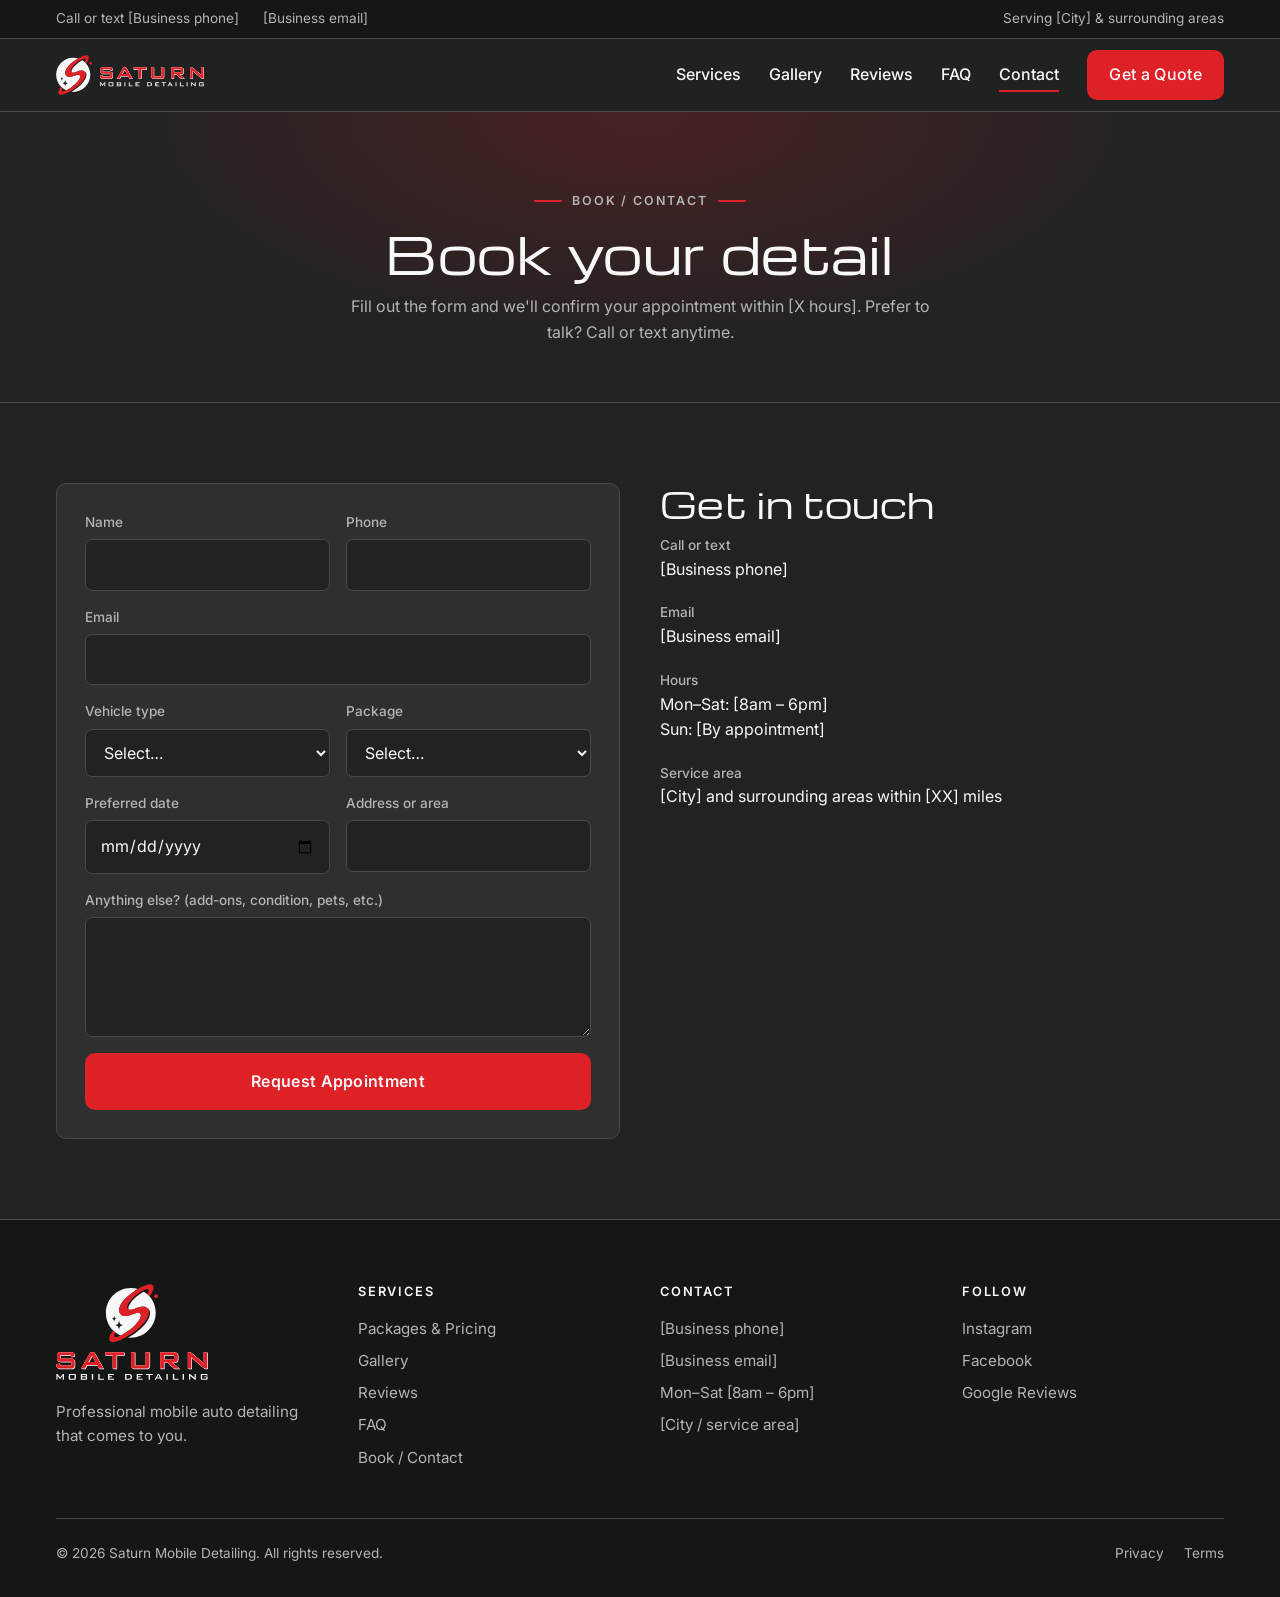
<file: contact.html>
<!doctype html>
<html lang="en" data-theme="dark">
<head>
  <meta charset="utf-8">
  <meta name="viewport" content="width=device-width, initial-scale=1">
  <title>Book / Contact | Saturn Mobile Detailing</title>
  <meta name="description" content="Book a mobile auto detail with Saturn Mobile Detailing, or get in touch for a quote.">
  <meta property="og:title" content="Book / Contact | Saturn Mobile Detailing">
  <meta property="og:type" content="website">
  <meta name="theme-color" content="#212222">
  <link rel="icon" href="brand/web/favicon.ico" sizes="48x48">
  <link rel="icon" href="brand/web/favicon.svg" type="image/svg+xml">
  <link rel="apple-touch-icon" href="brand/web/apple-touch-icon.png">
  <link rel="preconnect" href="https://fonts.googleapis.com">
  <link rel="preconnect" href="https://fonts.gstatic.com" crossorigin>
  <link href="https://fonts.googleapis.com/css2?family=Inter:wght@400;500;600;700&family=Michroma&display=swap" rel="stylesheet">
  <link rel="stylesheet" href="brand/tokens/tokens.css">
  <link rel="stylesheet" href="css/styles.css">
</head>
<body>
  <a class="skip-link" href="#main">Skip to content</a>

  <!-- ===== Header (shared — keep in sync across pages) ===== -->
  <div class="topbar">
    <div class="container">
      <ul>
        <li><a href="tel:+10000000000">Call or text [Business phone]</a></li>
        <li class="topbar-extra"><a href="mailto:hello@example.com">[Business email]</a></li>
      </ul>
      <span class="topbar-extra">Serving [City] &amp; surrounding areas</span>
    </div>
  </div>
  <header class="site-header">
    <div class="container">
      <a class="logo" href="index.html">
        <img src="brand/logos/dark/svg/lockup-horizontal.svg" alt="Saturn Mobile Detailing" width="148" height="40">
      </a>
      <button class="nav-toggle" aria-expanded="false" aria-controls="site-nav" aria-label="Toggle menu">
        <span></span><span></span><span></span>
      </button>
      <nav class="site-nav" id="site-nav" aria-label="Main">
        <ul>
          <li><a href="services.html">Services</a></li>
          <li><a href="gallery.html">Gallery</a></li>
          <li><a href="index.html#reviews">Reviews</a></li>
          <li><a href="index.html#faq">FAQ</a></li>
          <li><a href="contact.html" aria-current="page">Contact</a></li>
          <li><a class="btn btn--primary" href="index.html#quote">Get a Quote</a></li>
        </ul>
      </nav>
    </div>
  </header>

  <main id="main">
    <section class="page-hero">
      <div class="container">
        <span class="eyebrow">Book / Contact</span>
        <h1>Book your detail</h1>
        <p>Fill out the form and we'll confirm your appointment within [X hours]. Prefer to talk? Call or text anytime.</p>
      </div>
    </section>

    <section class="section">
      <div class="container">
        <div class="grid" style="grid-template-columns:repeat(auto-fit,minmax(300px,1fr));gap:2.5rem;align-items:start">

          <!-- Booking form — TODO: replace YOUR_ID with Formspree form ID (see README) -->
          <form class="card form" id="booking-form" action="https://formspree.io/f/YOUR_ID" method="POST">
            <div class="form-row">
              <div class="field">
                <label for="name">Name</label>
                <input id="name" name="name" type="text" autocomplete="name" required>
              </div>
              <div class="field">
                <label for="phone">Phone</label>
                <input id="phone" name="phone" type="tel" autocomplete="tel" required>
              </div>
            </div>
            <div class="field">
              <label for="email">Email</label>
              <input id="email" name="email" type="email" autocomplete="email" required>
            </div>
            <div class="form-row">
              <div class="field">
                <label for="vehicle">Vehicle type</label>
                <select id="vehicle" name="vehicle" required>
                  <option value="">Select…</option>
                  <option>Sedan / Coupe</option>
                  <option>Small SUV / Crossover</option>
                  <option>Large SUV / Minivan</option>
                  <option>Truck</option>
                  <option>Other</option>
                </select>
              </div>
              <div class="field">
                <label for="package">Package</label>
                <select id="package" name="package" required>
                  <option value="">Select…</option>
                  <option value="basic">Basic</option>
                  <option value="full">Full Detail</option>
                  <option value="premium">Premium</option>
                  <option value="interior">Interior Only</option>
                  <option value="exterior">Exterior Only</option>
                  <option value="unsure">Not sure, recommend one</option>
                </select>
              </div>
            </div>
            <div class="form-row">
              <div class="field">
                <label for="date">Preferred date</label>
                <input id="date" name="date" type="date">
              </div>
              <div class="field">
                <label for="location">Address or area</label>
                <input id="location" name="location" type="text" autocomplete="street-address">
              </div>
            </div>
            <div class="field">
              <label for="notes">Anything else? (add-ons, condition, pets, etc.)</label>
              <textarea id="notes" name="notes"></textarea>
            </div>
            <button class="btn btn--primary" type="submit">Request Appointment</button>
            <p class="form-status" role="status" aria-live="polite"></p>
          </form>

          <!-- Contact details — TODO: real info -->
          <div>
            <h2>Get in touch</h2>
            <ul class="contact-info">
              <li><strong>Call or text</strong><a href="tel:+10000000000">[Business phone]</a></li>
              <li><strong>Email</strong><a href="mailto:hello@example.com">[Business email]</a></li>
              <li><strong>Hours</strong>Mon–Sat: [8am – 6pm]<br>Sun: [By appointment]</li>
              <li><strong>Service area</strong>[City] and surrounding areas within [XX] miles</li>
            </ul>
          </div>

        </div>
      </div>
    </section>
  </main>

  <!-- ===== Footer (shared — keep in sync across pages) ===== -->
  <footer class="site-footer">
    <div class="container">
      <div class="footer-grid">
        <div class="footer-brand">
          <a href="index.html"><img src="brand/logos/dark/svg/lockup-stacked.svg" alt="Saturn Mobile Detailing" width="152" height="96"></a>
          <p>Professional mobile auto detailing that comes to you.</p>
        </div>
        <div>
          <h3>Services</h3>
          <ul>
            <li><a href="services.html">Packages &amp; Pricing</a></li>
            <li><a href="gallery.html">Gallery</a></li>
            <li><a href="index.html#reviews">Reviews</a></li>
            <li><a href="index.html#faq">FAQ</a></li>
            <li><a href="contact.html">Book / Contact</a></li>
          </ul>
        </div>
        <div>
          <h3>Contact</h3>
          <ul>
            <li><a href="tel:+10000000000">[Business phone]</a></li>
            <li><a href="mailto:hello@example.com">[Business email]</a></li>
            <li>Mon–Sat [8am – 6pm]</li>
            <li>[City / service area]</li>
          </ul>
        </div>
        <div>
          <h3>Follow</h3>
          <ul>
            <!-- TODO: social links -->
            <li><a href="#">Instagram</a></li>
            <li><a href="#">Facebook</a></li>
            <li><a href="#">Google Reviews</a></li>
          </ul>
        </div>
      </div>
      <div class="footer-bottom">
        <p>© <span data-year></span> Saturn Mobile Detailing. All rights reserved.</p>
        <!-- TODO: add policy pages -->
        <ul>
          <li><a href="#">Privacy</a></li>
          <li><a href="#">Terms</a></li>
        </ul>
      </div>
    </div>
  </footer>

  <div class="mobile-cta">
    <a class="btn btn--ghost" href="tel:+10000000000">Call</a>
    <a class="btn btn--primary" href="index.html#quote">Get a Quote</a>
  </div>

  <script src="js/main.js"></script>
</body>
</html>
</file>
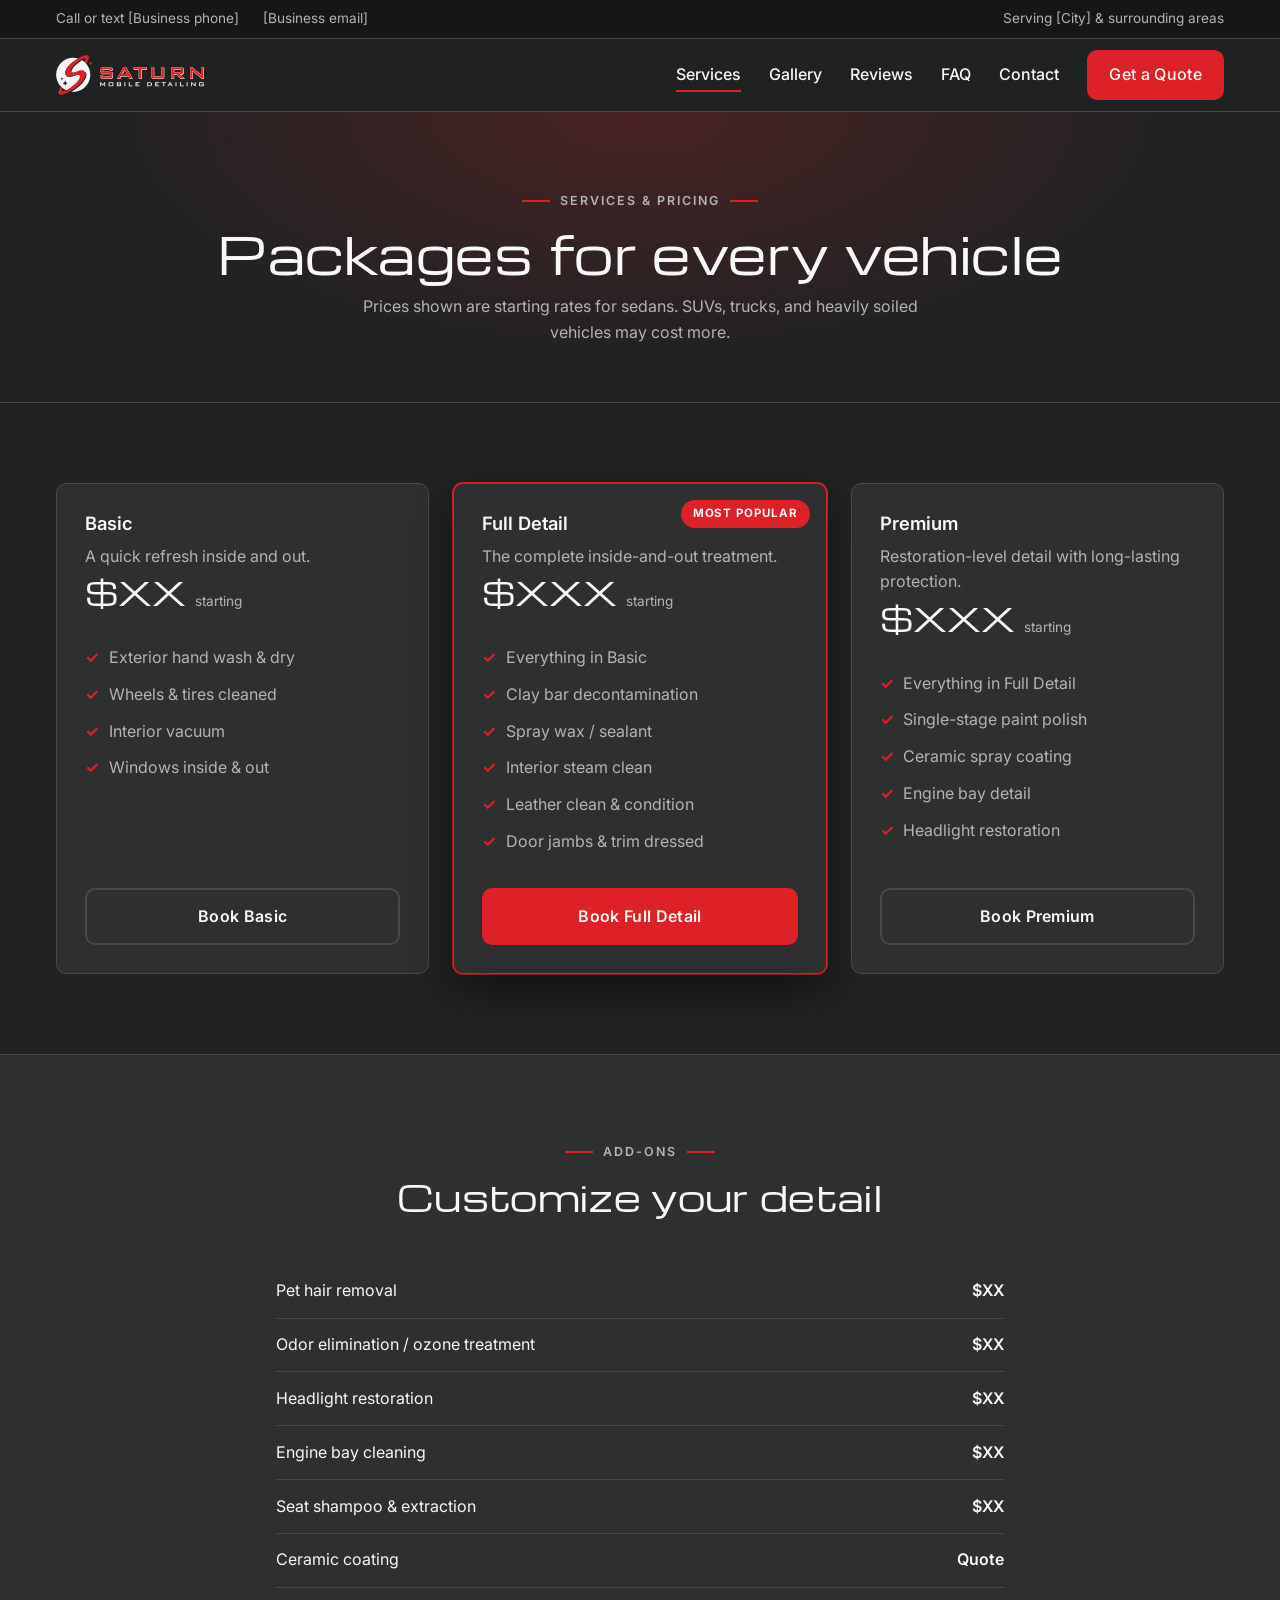
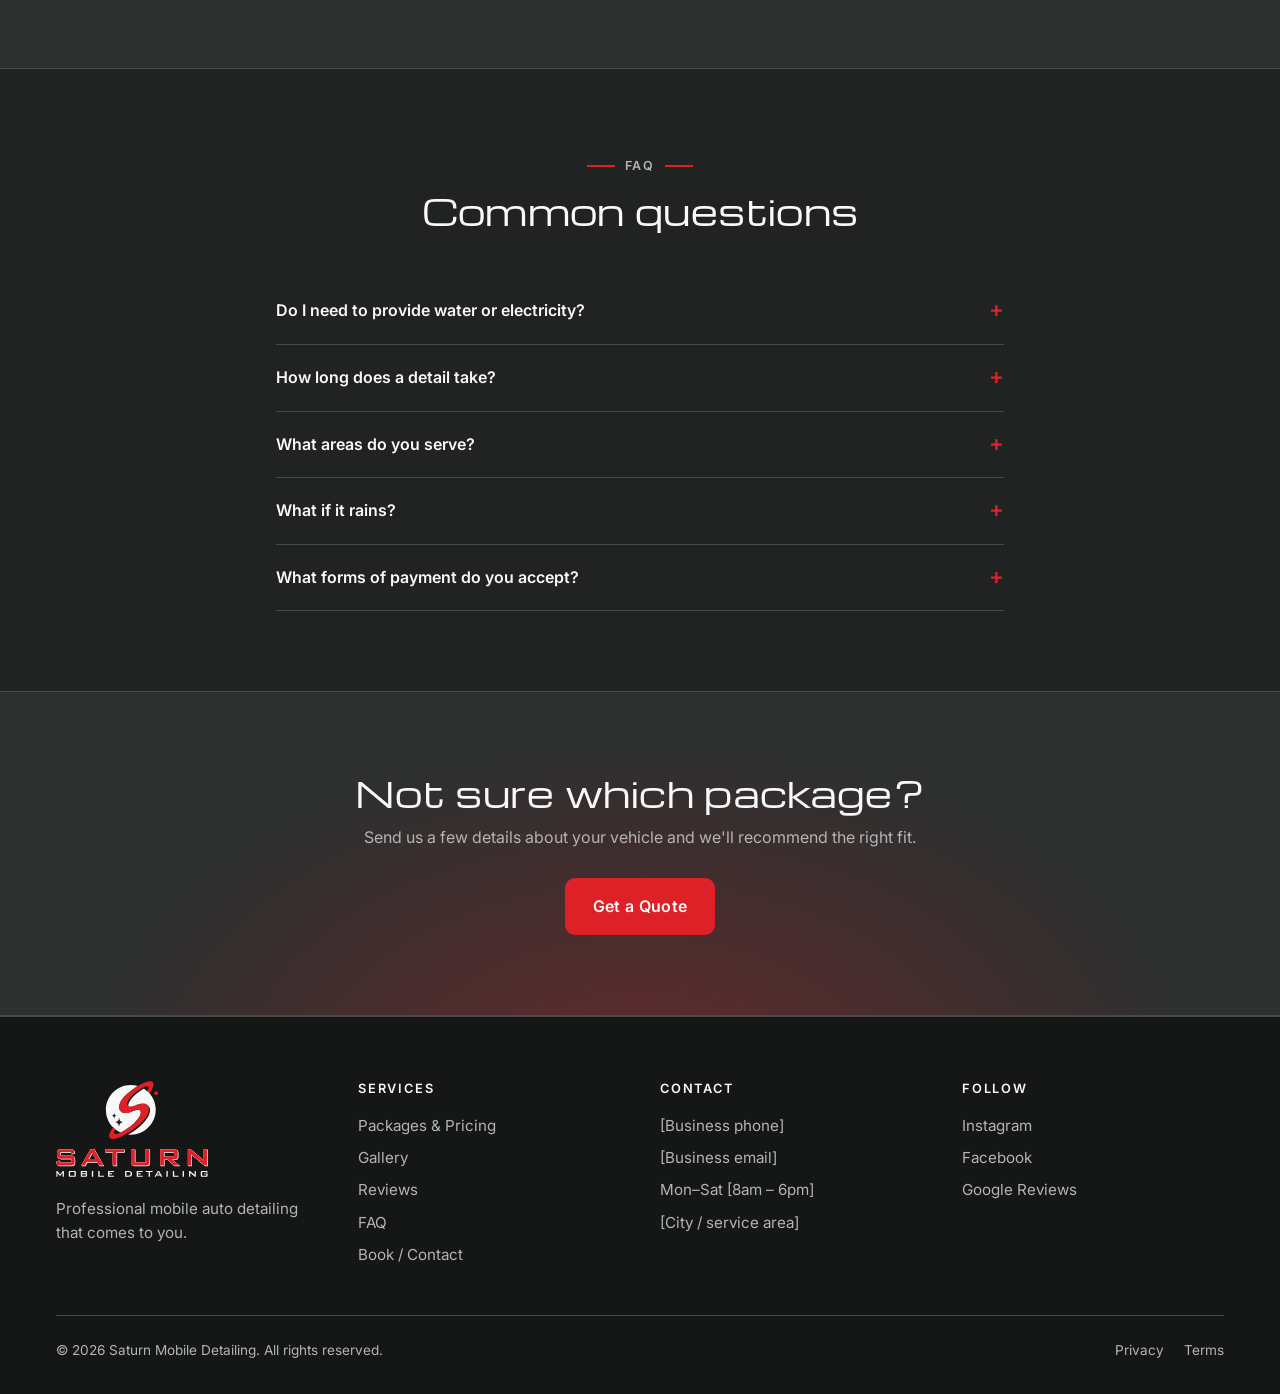
<file: services.html>
<!doctype html>
<html lang="en" data-theme="dark">
<head>
  <meta charset="utf-8">
  <meta name="viewport" content="width=device-width, initial-scale=1">
  <title>Services &amp; Pricing | Saturn Mobile Detailing</title>
  <meta name="description" content="Mobile detailing packages and add-ons from Saturn Mobile Detailing. Interior, exterior, and full detail pricing.">
  <meta property="og:title" content="Services &amp; Pricing | Saturn Mobile Detailing">
  <meta property="og:type" content="website">
  <meta name="theme-color" content="#212222">
  <link rel="icon" href="brand/web/favicon.ico" sizes="48x48">
  <link rel="icon" href="brand/web/favicon.svg" type="image/svg+xml">
  <link rel="apple-touch-icon" href="brand/web/apple-touch-icon.png">
  <link rel="preconnect" href="https://fonts.googleapis.com">
  <link rel="preconnect" href="https://fonts.gstatic.com" crossorigin>
  <link href="https://fonts.googleapis.com/css2?family=Inter:wght@400;500;600;700&family=Michroma&display=swap" rel="stylesheet">
  <link rel="stylesheet" href="brand/tokens/tokens.css">
  <link rel="stylesheet" href="css/styles.css">
</head>
<body>
  <a class="skip-link" href="#main">Skip to content</a>

  <!-- ===== Header (shared — keep in sync across pages) ===== -->
  <div class="topbar">
    <div class="container">
      <ul>
        <li><a href="tel:+10000000000">Call or text [Business phone]</a></li>
        <li class="topbar-extra"><a href="mailto:hello@example.com">[Business email]</a></li>
      </ul>
      <span class="topbar-extra">Serving [City] &amp; surrounding areas</span>
    </div>
  </div>
  <header class="site-header">
    <div class="container">
      <a class="logo" href="index.html">
        <img src="brand/logos/dark/svg/lockup-horizontal.svg" alt="Saturn Mobile Detailing" width="148" height="40">
      </a>
      <button class="nav-toggle" aria-expanded="false" aria-controls="site-nav" aria-label="Toggle menu">
        <span></span><span></span><span></span>
      </button>
      <nav class="site-nav" id="site-nav" aria-label="Main">
        <ul>
          <li><a href="services.html" aria-current="page">Services</a></li>
          <li><a href="gallery.html">Gallery</a></li>
          <li><a href="index.html#reviews">Reviews</a></li>
          <li><a href="index.html#faq">FAQ</a></li>
          <li><a href="contact.html">Contact</a></li>
          <li><a class="btn btn--primary" href="index.html#quote">Get a Quote</a></li>
        </ul>
      </nav>
    </div>
  </header>

  <main id="main">
    <section class="page-hero">
      <div class="container">
        <span class="eyebrow">Services &amp; Pricing</span>
        <h1>Packages for every vehicle</h1>
        <p>Prices shown are starting rates for sedans. SUVs, trucks, and heavily soiled vehicles may cost more.</p>
      </div>
    </section>

    <!-- Packages — TODO: real names, prices, and inclusions -->
    <section class="section">
      <div class="container">
        <div class="grid grid--3">
          <article class="card package">
            <div class="package-body">
              <h3>Basic</h3>
              <p>A quick refresh inside and out.</p>
              <div class="price">$XX <small>starting</small></div>
              <ul>
                <li>Exterior hand wash &amp; dry</li>
                <li>Wheels &amp; tires cleaned</li>
                <li>Interior vacuum</li>
                <li>Windows inside &amp; out</li>
              </ul>
              <a class="btn btn--ghost" href="contact.html?package=basic">Book Basic</a>
            </div>
          </article>

          <article class="card package package--featured">
            <span class="package-badge">Most Popular</span>
            <div class="package-body">
              <h3>Full Detail</h3>
              <p>The complete inside-and-out treatment.</p>
              <div class="price">$XXX <small>starting</small></div>
              <ul>
                <li>Everything in Basic</li>
                <li>Clay bar decontamination</li>
                <li>Spray wax / sealant</li>
                <li>Interior steam clean</li>
                <li>Leather clean &amp; condition</li>
                <li>Door jambs &amp; trim dressed</li>
              </ul>
              <a class="btn btn--primary" href="contact.html?package=full">Book Full Detail</a>
            </div>
          </article>

          <article class="card package">
            <div class="package-body">
              <h3>Premium</h3>
              <p>Restoration-level detail with long-lasting protection.</p>
              <div class="price">$XXX <small>starting</small></div>
              <ul>
                <li>Everything in Full Detail</li>
                <li>Single-stage paint polish</li>
                <li>Ceramic spray coating</li>
                <li>Engine bay detail</li>
                <li>Headlight restoration</li>
              </ul>
              <a class="btn btn--ghost" href="contact.html?package=premium">Book Premium</a>
            </div>
          </article>
        </div>
      </div>
    </section>

    <!-- Add-ons -->
    <section class="section section--alt">
      <div class="container" style="max-width:760px">
        <div class="section-head">
          <span class="eyebrow">Add-ons</span>
          <h2>Customize your detail</h2>
        </div>
        <!-- TODO: real add-ons and prices -->
        <ul class="addon-list">
          <li><span>Pet hair removal</span><span>$XX</span></li>
          <li><span>Odor elimination / ozone treatment</span><span>$XX</span></li>
          <li><span>Headlight restoration</span><span>$XX</span></li>
          <li><span>Engine bay cleaning</span><span>$XX</span></li>
          <li><span>Seat shampoo &amp; extraction</span><span>$XX</span></li>
          <li><span>Ceramic coating</span><span>Quote</span></li>
        </ul>
      </div>
    </section>

    <!-- FAQ -->
    <section class="section">
      <div class="container faq" style="max-width:760px">
        <div class="section-head">
          <span class="eyebrow">FAQ</span>
          <h2>Common questions</h2>
        </div>
        <details>
          <summary>Do I need to provide water or electricity?</summary>
          <p>[Answer, e.g. No. We bring our own water and power.]</p>
        </details>
        <details>
          <summary>How long does a detail take?</summary>
          <p>[Answer, e.g. Basic ~1 hr, Full ~3 hrs, Premium ~5+ hrs depending on vehicle.]</p>
        </details>
        <details>
          <summary>What areas do you serve?</summary>
          <p>[Answer: list of cities / radius.]</p>
        </details>
        <details>
          <summary>What if it rains?</summary>
          <p>[Answer: rescheduling policy.]</p>
        </details>
        <details>
          <summary>What forms of payment do you accept?</summary>
          <p>[Answer: cash, card, Venmo, etc.]</p>
        </details>
      </div>
    </section>

    <section class="section cta-band">
      <div class="container">
        <h2>Not sure which package?</h2>
        <p>Send us a few details about your vehicle and we'll recommend the right fit.</p>
        <div class="btn-row">
          <a class="btn btn--primary" href="contact.html">Get a Quote</a>
        </div>
      </div>
    </section>
  </main>

  <!-- ===== Footer (shared — keep in sync across pages) ===== -->
  <footer class="site-footer">
    <div class="container">
      <div class="footer-grid">
        <div class="footer-brand">
          <a href="index.html"><img src="brand/logos/dark/svg/lockup-stacked.svg" alt="Saturn Mobile Detailing" width="152" height="96"></a>
          <p>Professional mobile auto detailing that comes to you.</p>
        </div>
        <div>
          <h3>Services</h3>
          <ul>
            <li><a href="services.html">Packages &amp; Pricing</a></li>
            <li><a href="gallery.html">Gallery</a></li>
            <li><a href="index.html#reviews">Reviews</a></li>
            <li><a href="index.html#faq">FAQ</a></li>
            <li><a href="contact.html">Book / Contact</a></li>
          </ul>
        </div>
        <div>
          <h3>Contact</h3>
          <ul>
            <li><a href="tel:+10000000000">[Business phone]</a></li>
            <li><a href="mailto:hello@example.com">[Business email]</a></li>
            <li>Mon–Sat [8am – 6pm]</li>
            <li>[City / service area]</li>
          </ul>
        </div>
        <div>
          <h3>Follow</h3>
          <ul>
            <!-- TODO: social links -->
            <li><a href="#">Instagram</a></li>
            <li><a href="#">Facebook</a></li>
            <li><a href="#">Google Reviews</a></li>
          </ul>
        </div>
      </div>
      <div class="footer-bottom">
        <p>© <span data-year></span> Saturn Mobile Detailing. All rights reserved.</p>
        <!-- TODO: add policy pages -->
        <ul>
          <li><a href="#">Privacy</a></li>
          <li><a href="#">Terms</a></li>
        </ul>
      </div>
    </div>
  </footer>

  <div class="mobile-cta">
    <a class="btn btn--ghost" href="tel:+10000000000">Call</a>
    <a class="btn btn--primary" href="index.html#quote">Get a Quote</a>
  </div>

  <script src="js/main.js"></script>
</body>
</html>
</file>
<file: brand/tokens/tokens.css>
/* Saturn Mobile Detailing — design tokens
 * Layer 1: brand colors (from the PDF swatches — don't change these)
 * Layer 2: semantic roles (--bg, --fg, --accent …) — remap these to try new styles
 * Layer 3: themes — dark is the default; set <html data-theme="light|red"> to switch
 */

:root {
  /* ---- Layer 1: brand palette (source: saturn_detailing.pdf) ---- */
  --saturn-red:      #DE2027; /* Pantone 7621 C   · CMYK 8,100,100,0   */
  --saturn-white:    #F8F8F9; /* Pantone P 179-1 C · CMYK 0,0,0,2      */
  --saturn-charcoal: #212222; /* Process           · CMYK 73,65,65,72  */

  /* ---- Layer 2: semantic roles (default = dark theme) ---- */
  --bg:        var(--saturn-charcoal);
  --fg:        var(--saturn-white);
  --accent:    var(--saturn-red);
  --on-accent: var(--saturn-white);

  /* derived from the roles above so one theme change cascades everywhere */
  --surface:   color-mix(in srgb, var(--fg) 6%, var(--bg));
  --surface-2: color-mix(in srgb, var(--fg) 12%, var(--bg));
  --border:    color-mix(in srgb, var(--fg) 18%, var(--bg));
  --fg-muted:  color-mix(in srgb, var(--fg) 68%, var(--bg));
  --accent-hover: color-mix(in srgb, var(--accent) 85%, white);

  /* ---- Type (SUGGESTIONS — not in the brand file; replace freely) ----
   * The logo wordmark is Bank Gothic BT Medium, already converted to outlines in the
   * SVGs. Don't retype it with a font. These stacks are for site text only. */
  --font-display: "Michroma", "Orbitron", "Eurostile", "Bank Gothic", system-ui, sans-serif;
  --font-body:    "Inter", "Source Sans 3", system-ui, -apple-system, "Segoe UI", sans-serif;

  /* ---- Shape / spacing (starting points) ---- */
  --radius: 10px;
  --space-1: .25rem; --space-2: .5rem; --space-3: 1rem; --space-4: 1.5rem; --space-5: 2.5rem; --space-6: 4rem;
}

/* ---- Layer 3: themes ---- */
[data-theme="light"] {
  --bg: var(--saturn-white);
  --fg: var(--saturn-charcoal);
  --accent: var(--saturn-red);
  --on-accent: var(--saturn-white);
}

[data-theme="red"] {
  --bg: var(--saturn-red);
  --fg: var(--saturn-white);
  --accent: var(--saturn-charcoal);   /* red-on-red has no contrast, so charcoal is the accent */
  --on-accent: var(--saturn-white);
  --accent-hover: color-mix(in srgb, var(--saturn-charcoal) 85%, white);
}
</file>
<file: css/styles.css>
/* ==========================================================================
   Saturn Mobile Detailing — site styles (dark theme)
   Colors, fonts and radius come from brand/tokens/tokens.css, which every
   page loads first. Use the semantic tokens (--bg, --fg, --accent …), never
   raw hex. See brand/BRAND.md.
   ========================================================================== */

:root {
  /* Site-only tokens (not part of the brand kit) */
  --container: 1200px;
  --gutter: 1rem;
  --header-h: 72px;
  --shadow: 0 18px 40px rgba(0, 0, 0, 0.45);
  --glow: color-mix(in srgb, var(--accent) 22%, transparent);

  /* Darken on hover instead of the kit's lighten, so white button text keeps AA contrast */
  --accent-hover: color-mix(in srgb, var(--accent) 82%, black);
}

/* ---------- Reset ---------- */
*, *::before, *::after { box-sizing: border-box; }
* { margin: 0; }
html { scroll-behavior: smooth; }
body {
  font-family: var(--font-body);
  background: var(--bg);
  color: var(--fg);
  line-height: 1.6;
  -webkit-font-smoothing: antialiased;
}
img, svg { display: block; max-width: 100%; }
/* Red text on charcoal is under 4.5:1, so body links stay light and turn red on hover */
a { color: var(--fg); text-decoration: none; }
a:hover { color: var(--accent); }
input, select, textarea, button { font: inherit; }
fieldset { border: 0; padding: 0; min-width: 0; }
[hidden] { display: none !important; }
:focus-visible { outline: 2px solid var(--accent); outline-offset: 3px; }
[id] { scroll-margin-top: calc(var(--header-h) + 1rem); }

h1, h2 {
  font-family: var(--font-display); font-weight: 400;
  line-height: 1.15; letter-spacing: 0.01em;
}
h1 { font-size: clamp(1.9rem, 5vw, 3.1rem); }
h2 { font-size: clamp(1.5rem, 3.5vw, 2.2rem); margin-bottom: 0.75rem; }
h3 { font-size: 1.15rem; font-weight: 600; line-height: 1.3; margin-bottom: 0.5rem; }

.skip-link {
  position: absolute; left: -9999px; top: 0;
  background: var(--accent); color: var(--on-accent);
  padding: 0.5rem 1rem; z-index: 100;
}
.skip-link:focus { left: 1rem; top: 1rem; }

.icon {
  width: 24px; height: 24px; flex: none;
  fill: none; stroke: currentColor; stroke-width: 2; stroke-linecap: round; stroke-linejoin: round;
}

/* ---------- Layout ---------- */
.container {
  width: 100%;
  max-width: var(--container);
  margin-inline: auto;
  padding-inline: var(--gutter);
}
.section { padding-block: 5rem; }
.section--alt { background: var(--surface); border-block: 1px solid var(--border); }
.section-head { text-align: center; max-width: 680px; margin: 0 auto 3rem; }
.section-head p { color: var(--fg-muted); }
.section-head--left { text-align: left; margin-inline: 0; }
.section-foot { display: flex; justify-content: center; margin-top: 2.5rem; }

.eyebrow {
  display: inline-flex; align-items: center; gap: 0.6rem;
  font-size: 0.78rem; font-weight: 600; letter-spacing: 0.16em; text-transform: uppercase;
  color: var(--fg-muted); margin-bottom: 0.9rem;
}
.eyebrow::before {
  content: ""; width: 1.75rem; height: 2px; background: var(--accent);
}
.section-head:not(.section-head--left) .eyebrow::after {
  content: ""; width: 1.75rem; height: 2px; background: var(--accent);
}

.grid { display: grid; gap: 1.5rem; }
.grid--2 { grid-template-columns: repeat(auto-fit, minmax(280px, 1fr)); }
.grid--3 { grid-template-columns: repeat(auto-fit, minmax(260px, 1fr)); }
.grid--4 { grid-template-columns: repeat(auto-fit, minmax(220px, 1fr)); }

.split { display: grid; gap: 3rem; align-items: center; }
@media (min-width: 900px) { .split { grid-template-columns: 1fr 1fr; } }

/* Photo placeholder — swap for <img> once real photos exist */
.photo {
  position: relative; overflow: hidden;
  aspect-ratio: 4 / 3; border-radius: var(--radius);
  background:
    radial-gradient(ellipse at 70% 20%, var(--glow), transparent 60%),
    repeating-linear-gradient(135deg, var(--surface) 0 14px, var(--surface-2) 14px 15px);
  border: 1px solid var(--border);
  display: grid; place-items: center;
  color: var(--fg-muted); font-size: 0.85rem; letter-spacing: 0.08em; text-transform: uppercase;
}
.photo img { position: absolute; inset: 0; width: 100%; height: 100%; object-fit: cover; }

/* ---------- Buttons ---------- */
.btn {
  display: inline-flex; align-items: center; justify-content: center; gap: 0.5rem;
  padding: 0.85rem 1.6rem;
  border-radius: var(--radius); border: 2px solid transparent;
  font-weight: 600; letter-spacing: 0.02em; cursor: pointer;
  transition: background 0.2s, color 0.2s, border-color 0.2s, transform 0.2s;
}
.btn:hover { transform: translateY(-1px); }
.btn--primary { background: var(--accent); color: var(--on-accent); }
.btn--primary:hover { background: var(--accent-hover); color: var(--on-accent); }
.btn--ghost { border-color: var(--border); color: var(--fg); background: transparent; }
.btn--ghost:hover { border-color: var(--accent); color: var(--fg); }
.btn--block { width: 100%; }
.btn-row { display: flex; flex-wrap: wrap; gap: 0.75rem; }
.btn .icon { width: 18px; height: 18px; }

/* ---------- Top bar ---------- */
.topbar {
  background: color-mix(in srgb, black 35%, var(--bg));
  border-bottom: 1px solid var(--border);
  font-size: 0.85rem; color: var(--fg-muted);
}
.topbar .container {
  display: flex; align-items: center; justify-content: space-between; gap: 1rem;
  min-height: 38px;
}
.topbar ul { list-style: none; padding: 0; display: flex; gap: 1.5rem; }
.topbar a { color: var(--fg-muted); }
.topbar a:hover { color: var(--fg); }
.topbar-extra { display: none; }
@media (min-width: 720px) { .topbar-extra { display: block; } }

/* ---------- Header / nav ---------- */
.site-header {
  position: sticky; top: 0; z-index: 50;
  background: color-mix(in srgb, var(--bg) 92%, transparent);
  backdrop-filter: blur(10px);
  border-bottom: 1px solid var(--border);
}
.site-header .container {
  display: flex; align-items: center; justify-content: space-between;
  height: var(--header-h);
}
.logo { display: block; padding-block: 0.5rem; }
.logo img { height: 40px; width: auto; }

.nav-toggle {
  display: inline-flex; flex-direction: column; gap: 5px;
  background: none; border: 0; padding: 0.5rem; cursor: pointer;
}
.nav-toggle span {
  width: 24px; height: 2px; background: var(--fg);
  transition: transform 0.2s, opacity 0.2s;
}
.nav-toggle[aria-expanded="true"] span:nth-child(1) { transform: translateY(7px) rotate(45deg); }
.nav-toggle[aria-expanded="true"] span:nth-child(2) { opacity: 0; }
.nav-toggle[aria-expanded="true"] span:nth-child(3) { transform: translateY(-7px) rotate(-45deg); }

.site-nav {
  position: absolute; top: var(--header-h); left: 0; right: 0;
  background: var(--bg);
  border-bottom: 1px solid var(--border);
  display: none;
}
.site-nav.is-open { display: block; }
.site-nav ul {
  list-style: none; padding: 1rem var(--gutter) 1.5rem;
  display: flex; flex-direction: column; gap: 0.25rem;
}
.site-nav a { display: block; padding: 0.6rem 0; color: var(--fg); font-weight: 500; }
.site-nav a:hover { color: var(--accent); }
.site-nav a[aria-current="page"] { box-shadow: inset 0 -2px 0 var(--accent); }
.site-nav .btn { margin-top: 0.5rem; color: var(--on-accent); }

@media (min-width: 900px) {
  .nav-toggle { display: none; }
  .site-nav { position: static; display: block; background: none; border: 0; }
  .site-nav ul { flex-direction: row; align-items: center; gap: 1.75rem; padding: 0; }
  .site-nav a { padding: 0.25rem 0; }
  .site-nav .btn { margin-top: 0; padding: 0.65rem 1.25rem; }
}

/* ---------- Hero ---------- */
.hero {
  position: relative; overflow: hidden;
  padding-block: 4rem 4.5rem;
  /* TODO: add a hero photo under the glow:
     , linear-gradient(90deg, var(--bg) 35%, transparent), url("../assets/images/hero.jpg") center/cover */
  background:
    radial-gradient(ellipse at 85% 10%, var(--glow), transparent 55%),
    radial-gradient(ellipse at 0% 100%, color-mix(in srgb, var(--accent) 10%, transparent), transparent 50%),
    var(--bg);
}
/* Decorative orbit rings echoing the planet mark (decoration only, not the logo) */
.hero::before, .hero::after {
  content: ""; position: absolute; pointer-events: none;
  border-radius: 50%; transform: rotate(-22deg);
}
.hero::before {
  width: 1100px; height: 300px; right: -420px; top: 90px;
  border: 1px solid color-mix(in srgb, var(--accent) 35%, transparent);
}
.hero::after {
  width: 1400px; height: 400px; right: -600px; top: 40px;
  border: 1px solid color-mix(in srgb, var(--fg) 8%, transparent);
}
.hero .container { position: relative; z-index: 1; }
.hero-grid { display: grid; gap: 3rem; align-items: center; }
.hero-grid > * { min-width: 0; }
@media (min-width: 960px) {
  .hero { padding-block: 5.5rem 6rem; }
  .hero-grid { grid-template-columns: 1.15fr 0.85fr; }
}
.hero h1 .accent { color: var(--accent); }
.hero p.lead { font-size: 1.15rem; color: var(--fg-muted); margin: 1.25rem 0 2rem; max-width: 560px; }
.hero-badges {
  list-style: none; padding: 0;
  display: flex; flex-wrap: wrap; gap: 0.5rem 1.5rem;
  margin-top: 2rem; color: var(--fg-muted); font-size: 0.9rem;
}
.hero-badges li { display: flex; align-items: center; gap: 0.45rem; }
.hero-badges .icon { width: 18px; height: 18px; color: var(--accent); }

.page-hero {
  padding-block: 4.5rem 3.5rem;
  text-align: center;
  background: radial-gradient(ellipse at 50% 0%, var(--glow), transparent 60%), var(--bg);
  border-bottom: 1px solid var(--border);
}
.page-hero p { color: var(--fg-muted); max-width: 600px; margin: 0.75rem auto 0; }
.page-hero .eyebrow::after { content: ""; width: 1.75rem; height: 2px; background: var(--accent); }

/* ---------- Quote widget (multi-step) ---------- */
.quote-card {
  position: relative;
  background: var(--surface);
  border: 1px solid var(--border);
  border-top: 3px solid var(--accent);
  border-radius: var(--radius);
  padding: 1.75rem;
  box-shadow: var(--shadow);
}
.quote-card h2 { font-size: 1.3rem; margin-bottom: 0.25rem; }
.quote-card > p { color: var(--fg-muted); font-size: 0.95rem; }
.quote-progress { margin: 1.25rem 0 1.5rem; }
.quote-progress-label { font-size: 0.8rem; color: var(--fg-muted); letter-spacing: 0.08em; text-transform: uppercase; }
.quote-progress-bar { display: grid; grid-template-columns: repeat(3, 1fr); gap: 6px; margin-top: 0.5rem; }
.quote-progress-bar span { height: 4px; border-radius: 2px; background: var(--surface-2); transition: background 0.3s; }
.quote-progress-bar span.is-done { background: var(--accent); }
.quote-step { display: grid; gap: 1rem; }
.quote-step legend { font-weight: 600; margin-bottom: 1rem; padding: 0; }
.quote-actions { display: flex; gap: 0.75rem; margin-top: 0.5rem; }
.quote-actions .btn--primary { flex: 1; }

/* ---------- Info strip ---------- */
.info-strip { background: var(--surface); border-block: 1px solid var(--border); }
.info-strip ul {
  list-style: none; padding: 1.5rem 0;
  display: grid; gap: 1.25rem; grid-template-columns: repeat(auto-fit, minmax(200px, 1fr));
}
.info-strip li { display: flex; gap: 0.85rem; align-items: flex-start; }
.info-strip .icon { color: var(--accent); margin-top: 2px; }
.info-strip strong { display: block; font-size: 0.75rem; letter-spacing: 0.12em; text-transform: uppercase; color: var(--fg-muted); font-weight: 600; }

/* ---------- Stats ---------- */
.stats {
  display: grid; gap: 1px; margin-top: 3rem;
  grid-template-columns: repeat(auto-fit, minmax(200px, 1fr));
  background: var(--border); border: 1px solid var(--border);
  border-radius: var(--radius); overflow: hidden;
}
.stat { background: var(--surface); padding: 1.5rem 1.75rem; }
.stat-value { font-family: var(--font-display); font-size: 1.8rem; line-height: 1.2; }
.stat-label { color: var(--fg-muted); font-size: 0.9rem; }

/* ---------- Cards ---------- */
.card {
  background: var(--surface);
  border: 1px solid var(--border);
  border-radius: var(--radius);
  padding: 1.75rem;
  transition: border-color 0.2s, transform 0.2s;
}
.card p { color: var(--fg-muted); }
.card-icon {
  display: inline-grid; place-items: center;
  width: 48px; height: 48px; margin-bottom: 1.1rem;
  border-radius: var(--radius);
  background: color-mix(in srgb, var(--accent) 14%, transparent);
  color: var(--accent);
}
.card--hover:hover { border-color: color-mix(in srgb, var(--accent) 60%, var(--border)); transform: translateY(-2px); }

/* Process steps */
.steps { list-style: none; padding: 0; counter-reset: step; }
.step { position: relative; padding-top: 3.25rem; }
.step::before {
  counter-increment: step; content: "0" counter(step);
  position: absolute; top: 0; left: 0;
  font-family: var(--font-display); font-size: 1.9rem; line-height: 1;
  color: var(--accent);
}
.step p { color: var(--fg-muted); }

/* Pricing / packages */
.package { display: flex; flex-direction: column; position: relative; padding: 0; overflow: hidden; }
.package .photo { border: 0; border-radius: 0; border-bottom: 1px solid var(--border); aspect-ratio: 16 / 9; }
.package-body { display: flex; flex-direction: column; flex-grow: 1; padding: 1.75rem; }
.package--featured { border-color: var(--accent); box-shadow: var(--shadow), 0 0 0 1px var(--accent); }
.package-badge {
  position: absolute; top: 1rem; right: 1rem; z-index: 1;
  background: var(--accent); color: var(--on-accent);
  font-size: 0.72rem; font-weight: 700; padding: 0.3rem 0.75rem; border-radius: 999px;
  text-transform: uppercase; letter-spacing: 0.08em;
}
.price { font-family: var(--font-display); font-size: 2rem; line-height: 1.2; margin: 0.25rem 0 0.75rem; }
.price small { font-family: var(--font-body); font-size: 0.85rem; color: var(--fg-muted); }
.package ul { list-style: none; padding: 0; margin: 1rem 0 1.75rem; flex-grow: 1; }
.package li { padding: 0.35rem 0; color: var(--fg-muted); }
.package li::before { content: "✓"; color: var(--accent); margin-right: 0.6rem; font-weight: 700; }
.package-note { text-align: center; color: var(--fg-muted); font-size: 0.9rem; margin-top: 1.5rem; }

/* Single-service cards */
.mini-package { display: flex; flex-wrap: wrap; align-items: center; justify-content: space-between; gap: 1rem 2rem; }
.mini-package .price { font-size: 1.5rem; margin: 0; }
.subhead { font-family: var(--font-display); font-size: 1.1rem; font-weight: 400; margin: 3.5rem 0 1.25rem; }

.addon-list { list-style: none; padding: 0; }
.addon-list li {
  display: flex; justify-content: space-between; gap: 1rem;
  padding: 0.85rem 0; border-bottom: 1px solid var(--border);
}
.addon-list li span:last-child { font-weight: 600; white-space: nowrap; }

/* Reviews */
.reviews-summary { display: flex; flex-wrap: wrap; align-items: center; justify-content: center; gap: 0.5rem 1rem; margin-top: 1rem; }
.reviews-score { font-family: var(--font-display); font-size: 2.5rem; line-height: 1; }
.stars { color: var(--accent); letter-spacing: 0.15em; }
.testimonial blockquote { color: var(--fg); margin-top: 0.75rem; }
.testimonial cite { display: block; margin-top: 1.25rem; color: var(--fg-muted); font-style: normal; font-size: 0.9rem; }
.testimonial--featured { grid-column: 1 / -1; padding: 2.25rem; }
.testimonial--featured blockquote { font-size: 1.25rem; }
@media (min-width: 900px) {
  .reviews-grid { grid-template-columns: 1.4fr 1fr; }
  .testimonial--featured { grid-column: auto; grid-row: span 2; }
}

/* FAQ */
.faq { max-width: 820px; margin-inline: auto; }
.faq details { border-bottom: 1px solid var(--border); }
.faq summary {
  display: flex; justify-content: space-between; gap: 1rem;
  padding: 1.25rem 0; cursor: pointer; font-weight: 600; list-style: none;
}
.faq summary::-webkit-details-marker { display: none; }
.faq summary::after { content: "+"; color: var(--accent); font-size: 1.4rem; line-height: 1; transition: transform 0.2s; }
.faq details[open] summary::after { transform: rotate(45deg); }
.faq details p { color: var(--fg-muted); padding-bottom: 1.25rem; }

/* CTA band */
.cta-band {
  position: relative; overflow: hidden; text-align: center;
  background:
    radial-gradient(ellipse at 50% 120%, color-mix(in srgb, var(--accent) 30%, transparent), transparent 60%),
    var(--surface);
  border-block: 1px solid var(--border);
}
.cta-band p { color: var(--fg-muted); margin-bottom: 1.75rem; }
.cta-band .btn-row { justify-content: center; }

/* ---------- Gallery ---------- */
.gallery-grid { display: grid; gap: 1rem; grid-template-columns: repeat(auto-fill, minmax(260px, 1fr)); }
.gallery-grid--compact { grid-template-columns: repeat(2, 1fr); }
@media (min-width: 760px) { .gallery-grid--compact { grid-template-columns: repeat(4, 1fr); } }
.gallery-item {
  position: relative; aspect-ratio: 4 / 3;
  border-radius: var(--radius); overflow: hidden;
  background: var(--surface-2); border: 1px solid var(--border);
  cursor: zoom-in; padding: 0; color: inherit;
}
.gallery-item img { width: 100%; height: 100%; object-fit: cover; transition: transform 0.3s; }
.gallery-item:hover img { transform: scale(1.04); }
.gallery-item .placeholder {
  display: grid; place-items: center; height: 100%;
  color: var(--fg-muted); font-size: 0.85rem;
  background: repeating-linear-gradient(135deg, var(--surface) 0 14px, var(--surface-2) 14px 15px);
}
.gallery-item figcaption {
  position: absolute; left: 0; right: 0; bottom: 0;
  padding: 0.6rem 0.9rem; font-size: 0.85rem; text-align: left;
  background: linear-gradient(transparent, rgba(0, 0, 0, 0.8)); color: var(--fg);
}

.lightbox {
  position: fixed; inset: 0; z-index: 200;
  background: rgba(0, 0, 0, 0.92);
  display: none; align-items: center; justify-content: center; padding: 1rem;
}
.lightbox.is-open { display: flex; }
.lightbox img { max-height: 85vh; border-radius: var(--radius); }
.lightbox-close {
  position: absolute; top: 1rem; right: 1rem;
  background: none; border: 0; color: var(--fg); font-size: 2rem; cursor: pointer; line-height: 1;
}

/* ---------- Forms ---------- */
.form { display: grid; gap: 1rem; }
.form-row { display: grid; gap: 1rem; grid-template-columns: repeat(auto-fit, minmax(140px, 1fr)); }
.field { display: flex; flex-direction: column; gap: 0.35rem; }
.field label { font-size: 0.85rem; font-weight: 500; color: var(--fg-muted); }
.field input, .field select, .field textarea {
  background: var(--bg); color: var(--fg);
  border: 1px solid var(--border); border-radius: calc(var(--radius) * 0.7);
  padding: 0.75rem 0.9rem;
}
.field input:focus, .field select:focus, .field textarea:focus { border-color: var(--accent); outline: none; }
.field textarea { min-height: 120px; resize: vertical; }
.form-status { font-size: 0.95rem; }
.form-status:empty { display: none; }
.form-status.is-success { color: #5fd38d; }
.form-status.is-error { color: #ff7a7f; }

.contact-info { list-style: none; padding: 0; display: grid; gap: 1.25rem; }
.contact-info strong { display: block; font-size: 0.85rem; color: var(--fg-muted); font-weight: 500; }

/* ---------- Footer ---------- */
.site-footer {
  background: color-mix(in srgb, black 35%, var(--bg));
  border-top: 1px solid var(--border);
  padding-block: 4rem 2rem;
  color: var(--fg-muted); font-size: 0.95rem;
}
.footer-grid { display: grid; gap: 2.5rem; grid-template-columns: repeat(auto-fit, minmax(190px, 1fr)); }
.footer-brand img { height: 96px; width: auto; margin-bottom: 1.25rem; }
.site-footer h3 {
  color: var(--fg); font-size: 0.8rem; letter-spacing: 0.14em; text-transform: uppercase; margin-bottom: 1rem;
}
.site-footer ul { list-style: none; padding: 0; display: grid; gap: 0.5rem; }
.site-footer a { color: var(--fg-muted); }
.site-footer a:hover { color: var(--fg); }
.footer-bottom {
  display: flex; flex-wrap: wrap; justify-content: space-between; gap: 0.75rem;
  margin-top: 3rem; padding-top: 1.5rem; border-top: 1px solid var(--border); font-size: 0.85rem;
}
.footer-bottom ul { display: flex; gap: 1.25rem; }

/* ---------- Mobile call / quote bar ---------- */
.mobile-cta {
  position: fixed; left: 0; right: 0; bottom: 0; z-index: 60;
  display: grid; grid-template-columns: 1fr 1fr; gap: 0.5rem;
  padding: 0.6rem var(--gutter) calc(0.6rem + env(safe-area-inset-bottom));
  background: color-mix(in srgb, var(--bg) 94%, transparent);
  backdrop-filter: blur(10px);
  border-top: 1px solid var(--border);
}
.mobile-cta .btn { padding: 0.75rem 1rem; }
body:has(.mobile-cta) { padding-bottom: 76px; }
@media (min-width: 900px) {
  .mobile-cta { display: none; }
  body:has(.mobile-cta) { padding-bottom: 0; }
}
</file>
